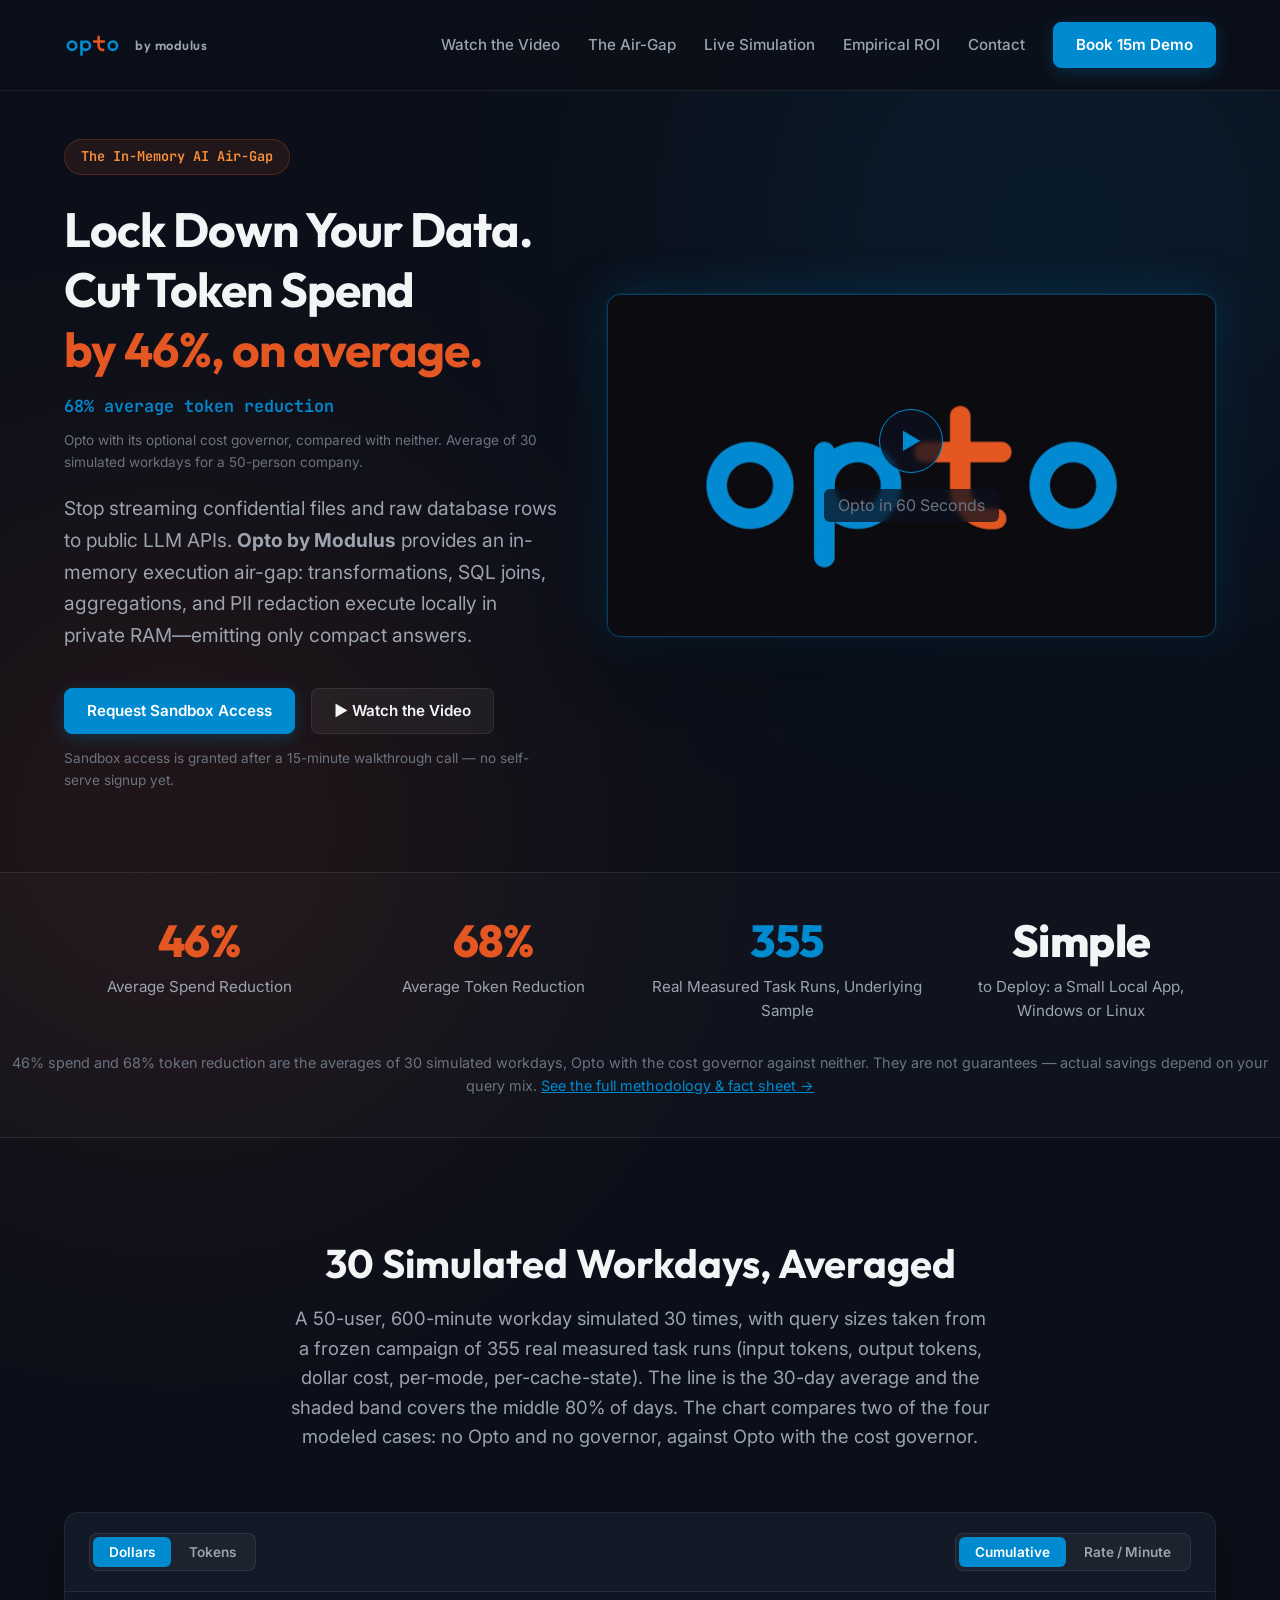
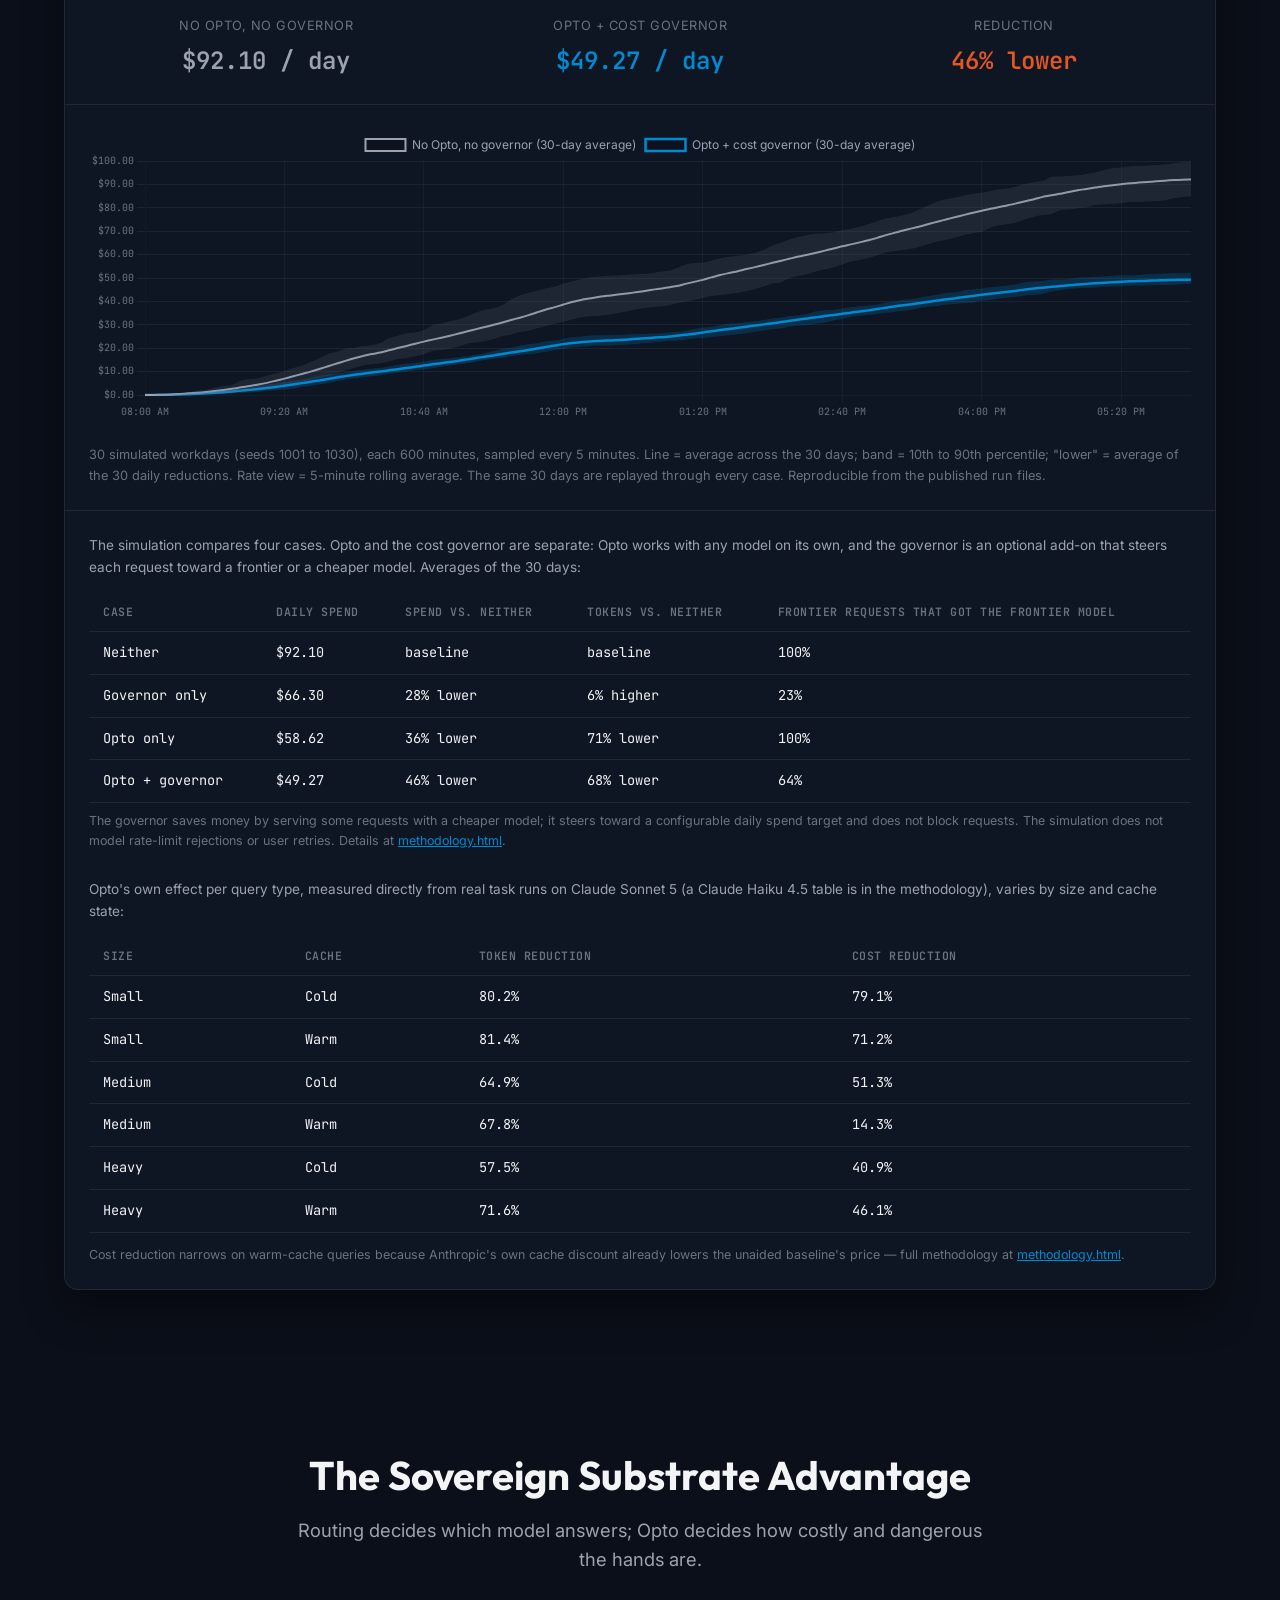
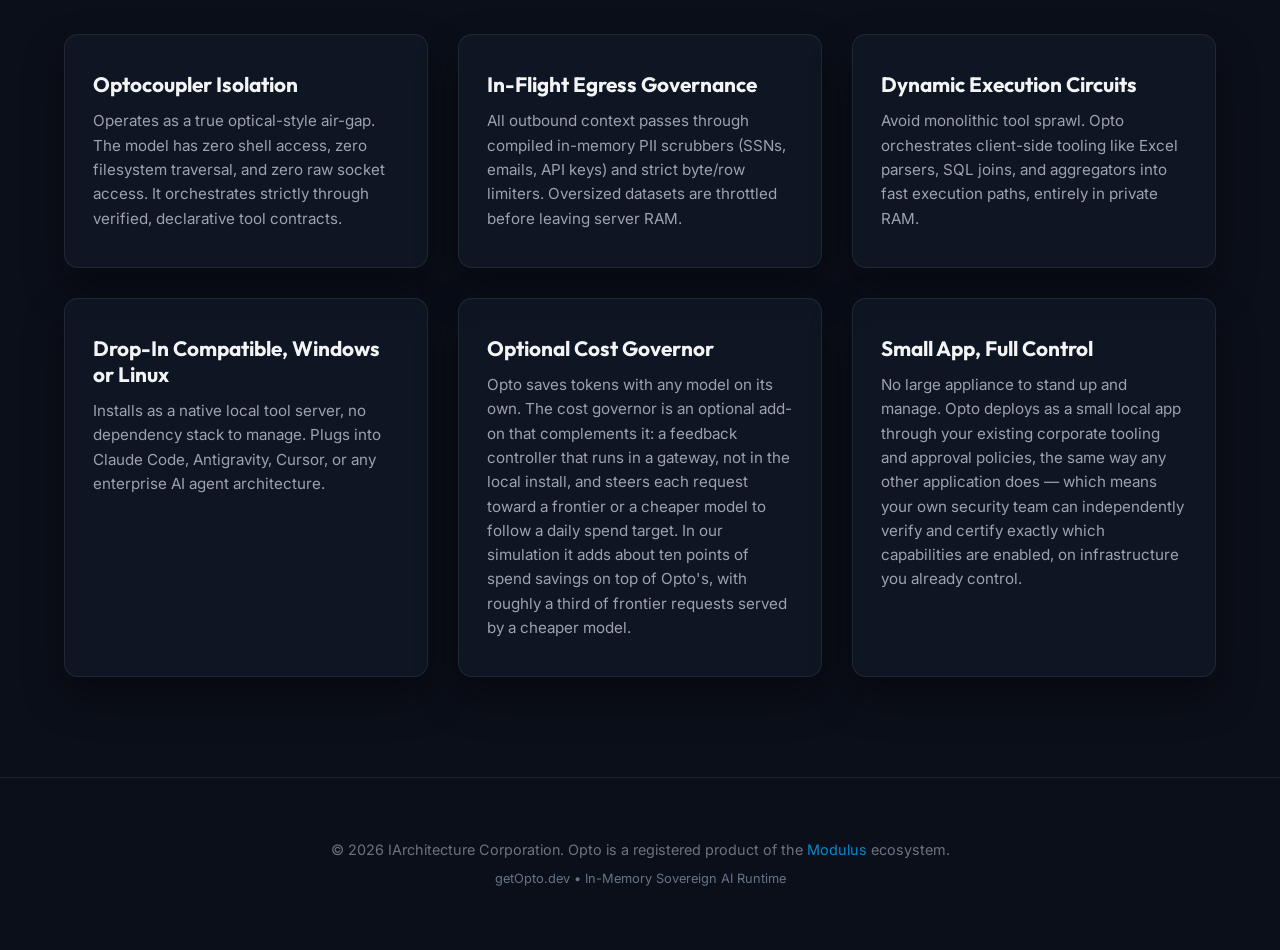
<file: index.html>
<!DOCTYPE html>
<html lang="en">
<head>
    <meta charset="UTF-8">
    <meta name="viewport" content="width=device-width, initial-scale=1.0">
    <title>Opto by Modulus — The Sovereign In-Memory Execution Air-Gap</title>
    <meta name="description" content="Opto provides an optical-style air-gap between enterprise data and AI models. Lock down your sensitive databases, eliminate data exfiltration, and cut token spend by 46% on average.">
    <link rel="preconnect" href="https://fonts.googleapis.com">
    <link rel="preconnect" href="https://fonts.gstatic.com" crossorigin>
    <link href="https://fonts.googleapis.com/css2?family=Inter:wght@300;400;500;600;700&family=Outfit:wght@400;500;600;700;800&family=JetBrains+Mono:wght@400;500;600&display=swap" rel="stylesheet">
    <link rel="stylesheet" href="style.css">
    <link rel="icon" type="image/svg+xml" href="opto-icon.svg">
</head>
<body>
    <!-- Background glow elements -->
    <div class="glow-orb orb-1"></div>
    <div class="glow-orb orb-2"></div>

    <header class="header">
        <div class="container header-container">
            <a href="#" class="logo-lockup">
                <img src="opto-logo.svg" alt="Opto" style="height: 26px; width: auto; display: block;">
                <span style="font-family: 'Outfit', sans-serif; font-size: 13px; font-weight: 600; color: #9CA3AF; letter-spacing: 0.5px; margin-left: 2px;">by modulus</span>
            </a>
            <nav class="nav">
                <a href="#video" class="nav-link" onclick="playOptoVideo()">Watch the Video</a>
                <a href="#airgap" class="nav-link">The Air-Gap</a>
                <a href="#live-sim" class="nav-link">Live Simulation</a>
                <a href="#roi" class="nav-link">Empirical ROI</a>
                <a href="mailto:info@getopto.dev" class="nav-link">Contact</a>
                <a href="mailto:demo@getopto.dev?subject=Request%20for%2015-Minute%20Opto%20Demo" class="btn btn-primary">Book 15m Demo</a>
            </nav>
        </div>
    </header>

    <main>
        <!-- Hero Section -->
        <section class="hero">
            <div class="container hero-container">
                <div class="hero-content">
                    <div class="badge">The In-Memory AI Air-Gap</div>
                    <h1 class="hero-title">Lock Down Your Data.<br>Cut Token Spend <br><span class="text-orange">by 46%, on average.</span></h1>
                    <p class="hero-kicker">68% average token reduction</p>
                    <p class="hero-note">Opto with its optional cost governor, compared with neither. Average of 30 simulated workdays for a 50-person company.</p>
                    <p class="hero-subtitle">
                        Stop streaming confidential files and raw database rows to public LLM APIs. <strong>Opto by Modulus</strong> provides an in-memory execution air-gap: transformations, SQL joins, aggregations, and PII redaction execute locally in private RAM—emitting only compact answers.
                    </p>
                    <div class="hero-actions">
                        <a href="mailto:sandbox@getopto.dev?subject=Request%20Sandbox%20Access%20(15-Minute%20Call)" class="btn btn-primary">Request Sandbox Access</a>
                        <a href="#video" class="btn btn-secondary" onclick="playOptoVideo()">▶ Watch the Video</a>
                    </div>
                    <p style="margin-top: 14px; font-size: 0.85rem; color: var(--text-muted);">Sandbox access is granted after a 15-minute walkthrough call — no self-serve signup yet.</p>
                </div>
                
                <div class="hero-visual" id="video">
                    <div class="glass-card video-card hero-video">
                        <div class="video-placeholder" id="videoPlaceholder" onclick="playOptoVideo()" style="cursor: pointer; background-image: url('video-thumb.jpg'); background-size: cover; background-position: center;">
                            <div class="video-play-btn" style="background: rgba(13, 18, 31, 0.75); backdrop-filter: blur(2px);">▶</div>
                            <p style="background: rgba(13, 18, 31, 0.75); padding: 4px 14px; border-radius: 6px; backdrop-filter: blur(2px);">Opto in 60 Seconds</p>
                        </div>
                    </div>
                </div>
            </div>
        </section>

        <!-- Stats Section -->
        <section id="roi" class="stats-section">
            <div class="container">
                <div class="stats-grid">
                    <div class="stat-item">
                        <h3 class="text-orange">46%</h3>
                        <p>Average Spend Reduction</p>
                    </div>
                    <div class="stat-item">
                        <h3 class="text-orange">68%</h3>
                        <p>Average Token Reduction</p>
                    </div>
                    <div class="stat-item">
                        <h3 class="text-blue">355</h3>
                        <p>Real Measured Task Runs, Underlying Sample</p>
                    </div>
                    <div class="stat-item">
                        <h3 style="color: var(--text-primary);">Simple</h3>
                        <p>to Deploy: a Small Local App, Windows or Linux</p>
                    </div>
                </div>
                </div>
                <p style="text-align: center; margin-top: 28px; font-size: 0.9rem; color: var(--text-muted);">
                    46% spend and 68% token reduction are the averages of 30 simulated workdays, Opto with the cost governor against neither. They are not guarantees — actual savings depend on your query mix. <a href="methodology.html" style="color: var(--brand-blue);">See the full methodology &amp; fact sheet →</a>
                </p>
            </div>
        </section>

        <!-- Live Simulation Section -->
        <section id="live-sim" class="live-sim-section">
            <div class="container">
                <div class="section-header">
                    <h2 class="section-title">30 Simulated Workdays, Averaged</h2>
                    <p class="section-subtitle">A 50-user, 600-minute workday simulated 30 times, with query sizes taken from a frozen campaign of 355 real measured task runs (input tokens, output tokens, dollar cost, per-mode, per-cache-state). The line is the 30-day average and the shaded band covers the middle 80% of days. The chart compares two of the four modeled cases: no Opto and no governor, against Opto with the cost governor.</p>
                </div>

                <div class="glass-card sim-card">
                    <div class="sim-card-header">
                        <div class="sim-toggle-group" role="group" aria-label="Metric">
                            <button type="button" class="sim-toggle active" data-metric="cost">Dollars</button>
                            <button type="button" class="sim-toggle" data-metric="tokens">Tokens</button>
                        </div>
                        <div class="sim-toggle-group" role="group" aria-label="View">
                            <button type="button" class="sim-toggle active" data-view="cumulative">Cumulative</button>
                            <button type="button" class="sim-toggle" data-view="rate">Rate / Minute</button>
                        </div>
                    </div>

                    <div class="sim-summary">
                        <div class="sim-summary-item">
                            <span class="sim-summary-label">No Opto, no governor</span>
                            <span class="sim-summary-value" id="simFrontierVal" style="color: var(--text-secondary);">—</span>
                        </div>
                        <div class="sim-summary-item">
                            <span class="sim-summary-label">Opto + cost governor</span>
                            <span class="sim-summary-value" id="simOptoVal" style="color: var(--brand-blue);">—</span>
                        </div>
                        <div class="sim-summary-item">
                            <span class="sim-summary-label">Reduction</span>
                            <span class="sim-summary-value" id="simDeltaVal" style="color: var(--brand-orange);">—</span>
                        </div>
                    </div>

                    <div class="sim-chart-wrap">
                        <canvas id="simChart" height="110"></canvas>
                    </div>
                    <p class="sim-footnote">30 simulated workdays (seeds 1001 to 1030), each 600 minutes, sampled every 5 minutes. Line = average across the 30 days; band = 10th to 90th percentile; "lower" = average of the 30 daily reductions. Rate view = 5-minute rolling average. The same 30 days are replayed through every case. Reproducible from the published run files.</p>

                    <div class="reduction-table-wrap" style="border-top: 1px solid var(--border-color);">
                        <p style="font-size: 0.85rem; color: var(--text-secondary); margin-bottom: 14px;">The simulation compares four cases. Opto and the cost governor are separate: Opto works with any model on its own, and the governor is an optional add-on that steers each request toward a frontier or a cheaper model. Averages of the 30 days:</p>
                        <div class="table-scroll"><table class="reduction-table" style="margin-bottom: 8px;">
                            <tr><th>Case</th><th>Daily spend</th><th>Spend vs. neither</th><th>Tokens vs. neither</th><th>Frontier requests that got the frontier model</th></tr>
                            <tr><td>Neither</td><td>$92.10</td><td>baseline</td><td>baseline</td><td>100%</td></tr>
                            <tr><td>Governor only</td><td>$66.30</td><td>28% lower</td><td>6% higher</td><td>23%</td></tr>
                            <tr><td>Opto only</td><td>$58.62</td><td>36% lower</td><td>71% lower</td><td>100%</td></tr>
                            <tr><td>Opto + governor</td><td>$49.27</td><td>46% lower</td><td>68% lower</td><td>64%</td></tr>
                        </table></div>
                        <p style="font-size: 0.78rem; color: var(--text-muted); margin-bottom: 28px;">The governor saves money by serving some requests with a cheaper model; it steers toward a configurable daily spend target and does not block requests. The simulation does not model rate-limit rejections or user retries. Details at <a href="methodology.html" style="color: var(--brand-blue);">methodology.html</a>.</p>
                        <p style="font-size: 0.85rem; color: var(--text-secondary); margin-bottom: 14px;">Opto's own effect per query type, measured directly from real task runs on Claude Sonnet 5 (a Claude Haiku 4.5 table is in the methodology), varies by size and cache state:</p>
                        <table class="reduction-table">
                            <tr><th>Size</th><th>Cache</th><th>Token Reduction</th><th>Cost Reduction</th></tr>
                            <tr><td>Small</td><td>Cold</td><td>80.2%</td><td>79.1%</td></tr>
                            <tr><td>Small</td><td>Warm</td><td>81.4%</td><td>71.2%</td></tr>
                            <tr><td>Medium</td><td>Cold</td><td>64.9%</td><td>51.3%</td></tr>
                            <tr><td>Medium</td><td>Warm</td><td>67.8%</td><td>14.3%</td></tr>
                            <tr><td>Heavy</td><td>Cold</td><td>57.5%</td><td>40.9%</td></tr>
                            <tr><td>Heavy</td><td>Warm</td><td>71.6%</td><td>46.1%</td></tr>
                        </table>
                        <p style="font-size: 0.78rem; color: var(--text-muted); margin-top: 12px;">Cost reduction narrows on warm-cache queries because Anthropic's own cache discount already lowers the unaided baseline's price — full methodology at <a href="methodology.html" style="color: var(--brand-blue);">methodology.html</a>.</p>
                    </div>
                </div>
            </div>
        </section>

        <!-- Features / Architecture Section -->
        <section id="airgap" class="features-section">
            <div class="container">
                <div class="section-header">
                    <h2 class="section-title">The Sovereign Substrate Advantage</h2>
                    <p class="section-subtitle">Routing decides which model answers; Opto decides how costly and dangerous the hands are.</p>
                </div>
                
                <div class="features-grid">
                    <div class="glass-card feature-card">
                        <h3 class="feature-title">Optocoupler Isolation</h3>
                        <p class="feature-desc">
                            Operates as a true optical-style air-gap. The model has zero shell access, zero filesystem traversal, and zero raw socket access. It orchestrates strictly through verified, declarative tool contracts.
                        </p>
                    </div>

                    <div class="glass-card feature-card">
                        <h3 class="feature-title">In-Flight Egress Governance</h3>
                        <p class="feature-desc">
                            All outbound context passes through compiled in-memory PII scrubbers (SSNs, emails, API keys) and strict byte/row limiters. Oversized datasets are throttled before leaving server RAM.
                        </p>
                    </div>

                    <div class="glass-card feature-card">
                        <h3 class="feature-title">Dynamic Execution Circuits</h3>
                        <p class="feature-desc">
                            Avoid monolithic tool sprawl. Opto orchestrates client-side tooling like Excel parsers, SQL joins, and aggregators into fast execution paths, entirely in private RAM.
                        </p>
                    </div>

                    <div class="glass-card feature-card">
                        <h3 class="feature-title">Drop-In Compatible, Windows or Linux</h3>
                        <p class="feature-desc">
                            Installs as a native local tool server, no dependency stack to manage. Plugs into Claude Code, Antigravity, Cursor, or any enterprise AI agent architecture.
                        </p>
                    </div>

                    <div class="glass-card feature-card">
                        <h3 class="feature-title">Optional Cost Governor</h3>
                        <p class="feature-desc">
                            Opto saves tokens with any model on its own. The cost governor is an optional add-on that complements it: a feedback controller that runs in a gateway, not in the local install, and steers each request toward a frontier or a cheaper model to follow a daily spend target. In our simulation it adds about ten points of spend savings on top of Opto's, with roughly a third of frontier requests served by a cheaper model.
                        </p>
                    </div>

                    <div class="glass-card feature-card">
                        <h3 class="feature-title">Small App, Full Control</h3>
                        <p class="feature-desc">
                            No large appliance to stand up and manage. Opto deploys as a small local app through your existing corporate tooling and approval policies, the same way any other application does — which means your own security team can independently verify and certify exactly which capabilities are enabled, on infrastructure you already control.
                        </p>
                    </div>
                </div>
            </div>
        </section>
    </main>

    <footer>
        <div class="container">
            <p>© 2026 IArchitecture Corporation. Opto is a registered product of the <a href="https://getmodulus.dev" target="_blank">Modulus</a> ecosystem.</p>
            <p style="margin-top: 8px; font-size: 0.8rem; color: #64748b;">getOpto.dev • In-Memory Sovereign AI Runtime</p>
        </div>
    </footer>

    <script src="chart.umd.min.js"></script>
    <script src="sim-chart.js"></script>
    <script>
        function playOptoVideo() {
            const el = document.getElementById('videoPlaceholder');
            if (!el) return;
            // Expand to a wide, single-column layout while the video plays
            const hero = document.querySelector('.hero-container');
            if (hero) hero.classList.add('video-expanded');
            el.outerHTML = '<iframe src="https://player.vimeo.com/video/1231580634?badge=0&amp;autopause=0&amp;player_id=0&amp;app_id=58479&amp;autoplay=1&amp;byline=0&amp;portrait=0" ' +
                'frameborder="0" allow="autoplay; fullscreen; picture-in-picture; clipboard-write; encrypted-media; web-share" ' +
                'referrerpolicy="strict-origin-when-cross-origin" style="width:100%;height:100%;aspect-ratio:16/9;display:block;" ' +
                'title="Opto in 60 seconds"></iframe>';
            const target = document.getElementById('video');
            if (target) setTimeout(function () { target.scrollIntoView({ behavior: 'smooth', block: 'center' }); }, 60);
        }
    </script>
</body>
</html>
</file>
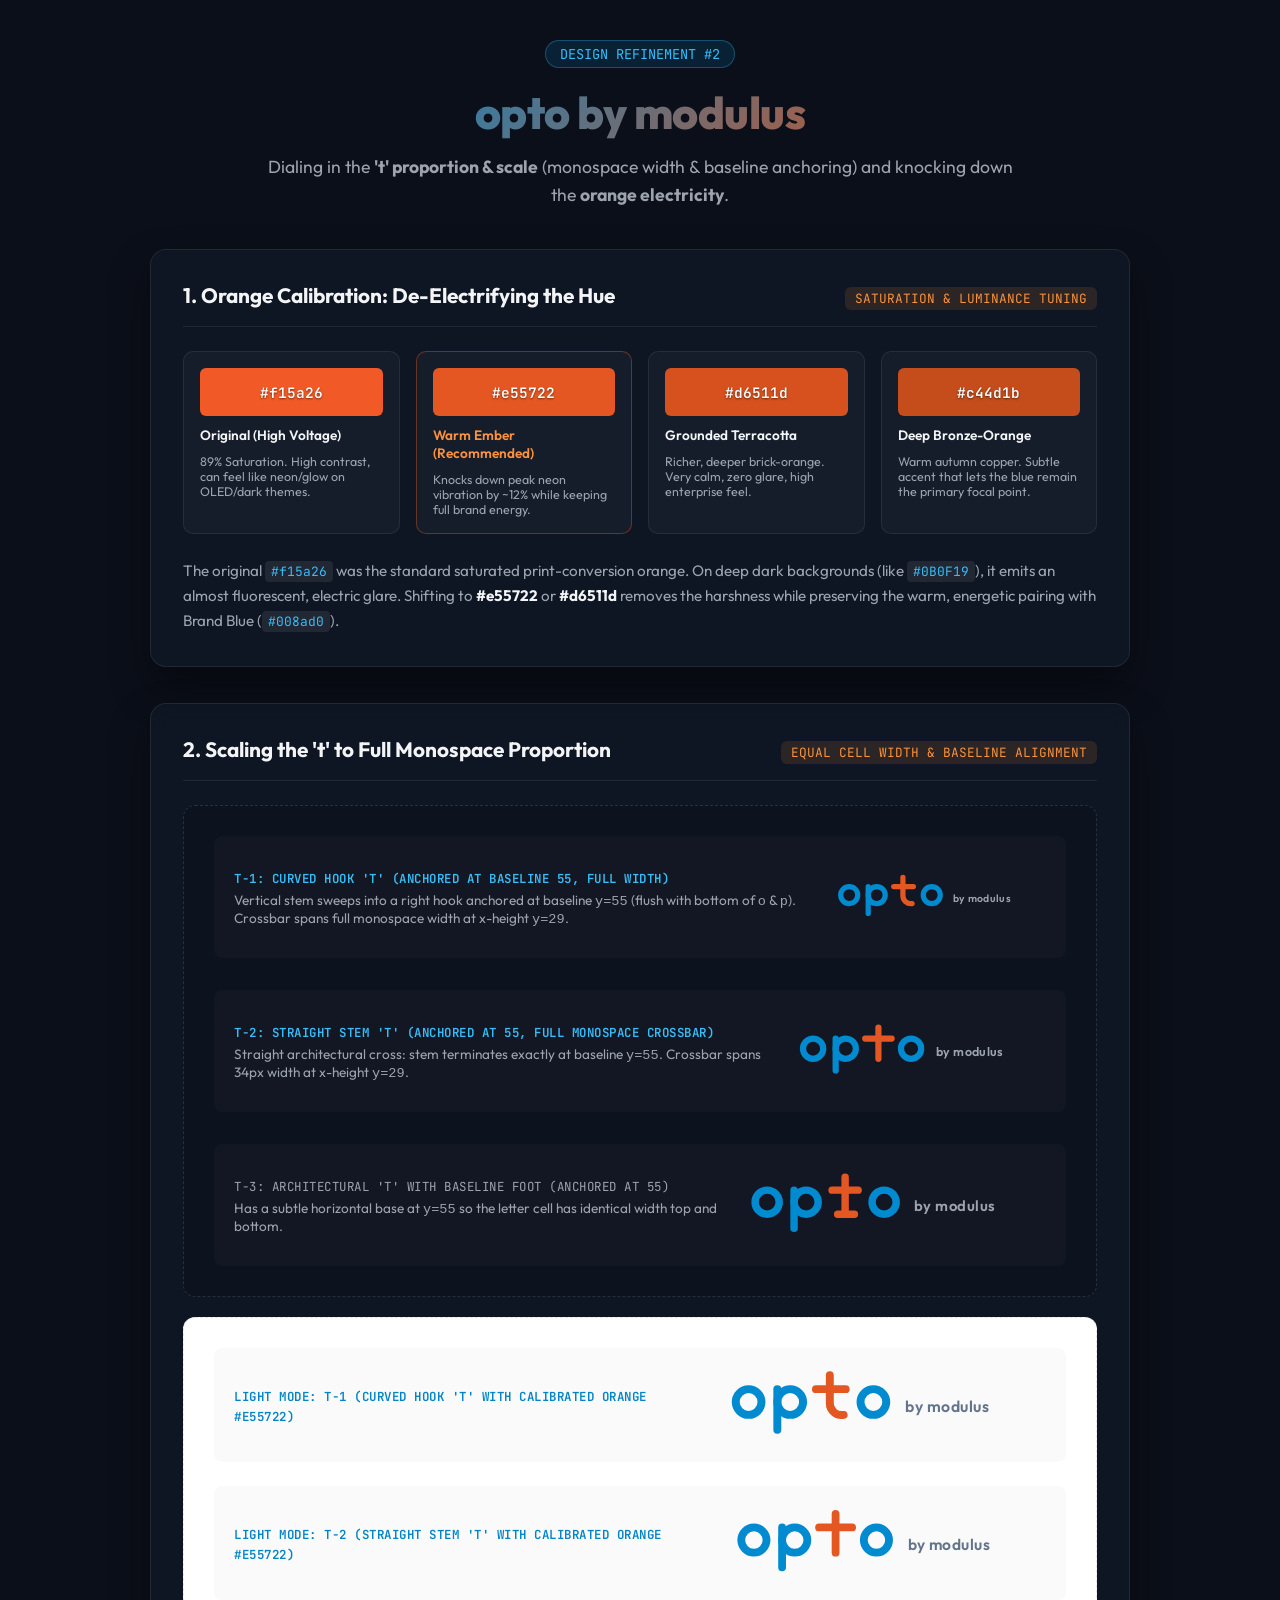
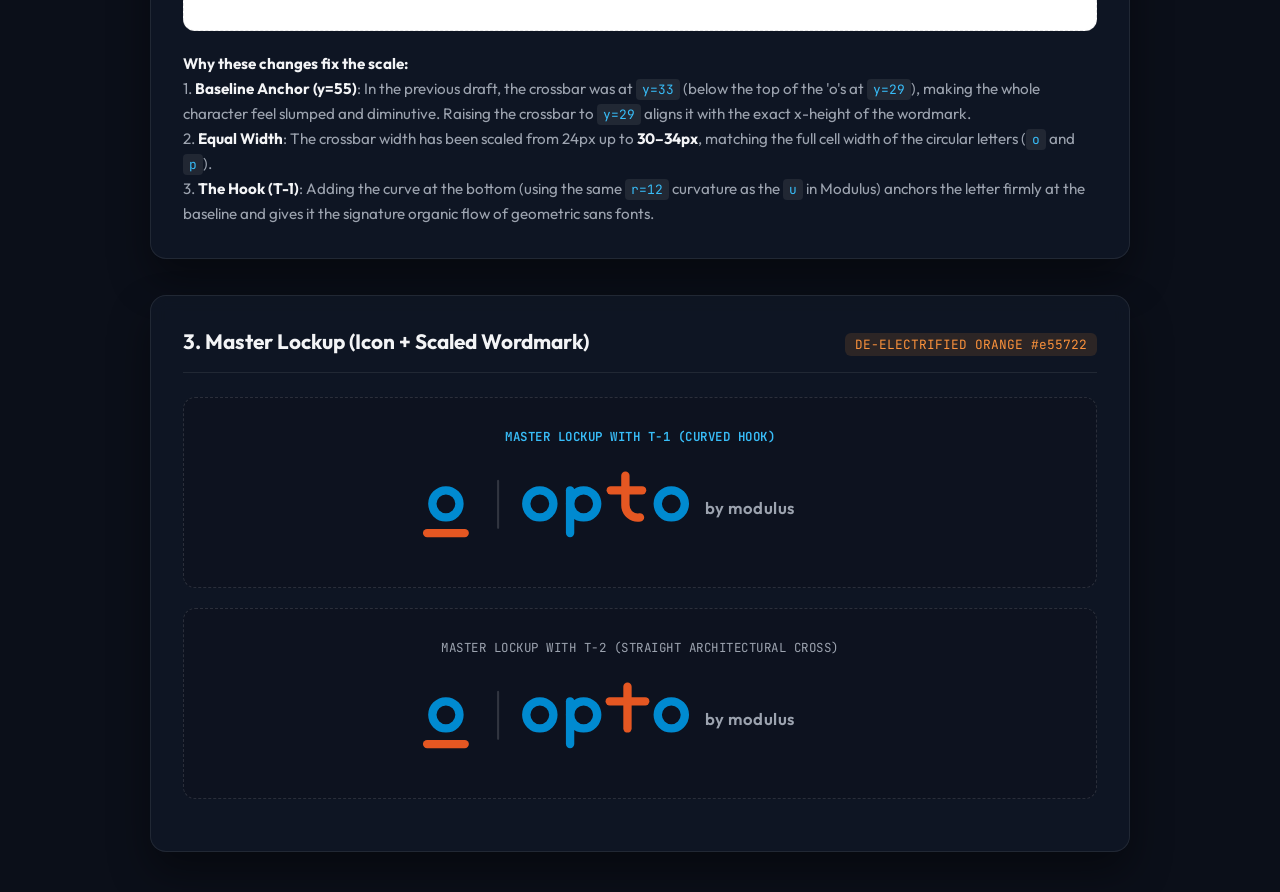
<file: logo_variants.html>
<!DOCTYPE html>
<html lang="en">
<head>
    <meta charset="UTF-8">
    <meta name="viewport" content="width=device-width, initial-scale=1.0">
    <title>Opto by Modulus — Icon & Logo Exploration</title>
    <link rel="preconnect" href="https://fonts.googleapis.com">
    <link rel="preconnect" href="https://fonts.gstatic.com" crossorigin>
    <link href="https://fonts.googleapis.com/css2?family=Outfit:wght@400;600;700;800&family=JetBrains+Mono:wght@400;600&display=swap" rel="stylesheet">
    <style>
        :root {
            --brand-blue: #008ad0;
            --brand-orange-orig: #f15a26;
            --brand-orange-warm: #e55722;
            --brand-orange-ember: #d6511d;
            --brand-orange-terracotta: #c44d1b;
            --bg-dark: #0B0F19;
            --card-dark: rgba(17, 24, 39, 0.75);
            --border-dark: rgba(255, 255, 255, 0.08);
            --text-main: #F3F4F6;
            --text-muted: #9CA3AF;
        }

        body {
            font-family: 'Outfit', sans-serif;
            background-color: var(--bg-dark);
            color: var(--text-main);
            margin: 0;
            padding: 40px 20px;
            display: flex;
            flex-direction: column;
            align-items: center;
        }

        header {
            text-align: center;
            max-width: 760px;
            margin-bottom: 40px;
        }

        h1 {
            font-size: 2.8rem;
            margin: 0 0 12px 0;
            background: linear-gradient(135deg, var(--brand-blue) 0%, var(--brand-orange-ember) 100%);
            -webkit-background-clip: text;
            -webkit-text-fill-color: transparent;
            font-weight: 800;
            letter-spacing: -0.5px;
        }

        p.subtitle {
            color: var(--text-muted);
            font-size: 1.1rem;
            line-height: 1.6;
            margin: 0;
        }

        .badge {
            display: inline-block;
            background: rgba(0, 138, 208, 0.15);
            color: #38bdf8;
            border: 1px solid rgba(56, 189, 248, 0.3);
            border-radius: 9999px;
            padding: 4px 14px;
            font-size: 0.85rem;
            font-family: 'JetBrains Mono', monospace;
            margin-bottom: 16px;
        }

        .container {
            width: 100%;
            max-width: 980px;
            display: flex;
            flex-direction: column;
            gap: 36px;
        }

        .card {
            background: var(--card-dark);
            border: 1px solid var(--border-dark);
            border-radius: 16px;
            padding: 32px;
            box-shadow: 0 20px 40px rgba(0, 0, 0, 0.4);
            backdrop-filter: blur(8px);
        }

        .card-header {
            display: flex;
            justify-content: space-between;
            align-items: baseline;
            margin-bottom: 24px;
            border-bottom: 1px solid var(--border-dark);
            padding-bottom: 16px;
        }

        .card-title {
            font-size: 1.3rem;
            font-weight: 700;
            color: var(--text-main);
            margin: 0;
        }

        .card-tag {
            font-family: 'JetBrains Mono', monospace;
            font-size: 0.8rem;
            color: #fb923c;
            background: rgba(251, 146, 60, 0.12);
            padding: 3px 10px;
            border-radius: 6px;
        }

        .showcase-row {
            display: flex;
            justify-content: center;
            align-items: center;
            gap: 36px;
            padding: 30px;
            background: #0d121f;
            border: 1px dashed rgba(255, 255, 255, 0.12);
            border-radius: 12px;
            margin-bottom: 20px;
            flex-wrap: wrap;
        }

        .item-box {
            display: flex;
            flex-direction: column;
            align-items: center;
            gap: 12px;
        }

        .item-label {
            font-family: 'JetBrains Mono', monospace;
            font-size: 0.78rem;
            color: var(--text-muted);
            letter-spacing: 0.5px;
            text-transform: uppercase;
            text-align: center;
        }

        .item-label.chosen {
            color: #38bdf8;
            font-weight: 600;
        }

        .divider-v {
            width: 1px;
            height: 90px;
            background: rgba(255, 255, 255, 0.1);
        }

        .desc-text {
            color: var(--text-muted);
            font-size: 0.95rem;
            line-height: 1.65;
            margin: 0;
        }

        .desc-text strong {
            color: var(--text-main);
        }

        .desc-text code {
            font-family: 'JetBrains Mono', monospace;
            background: rgba(255, 255, 255, 0.08);
            padding: 2px 6px;
            border-radius: 4px;
            font-size: 0.85em;
            color: #38bdf8;
        }

        /* Swatch Bar */
        .swatch-grid {
            display: grid;
            grid-template-columns: repeat(auto-fit, minmax(200px, 1fr));
            gap: 16px;
            width: 100%;
            margin-bottom: 24px;
        }
        .swatch-card {
            background: rgba(255, 255, 255, 0.03);
            border: 1px solid var(--border-dark);
            border-radius: 10px;
            padding: 16px;
            display: flex;
            flex-direction: column;
            gap: 10px;
        }
        .swatch-color {
            height: 48px;
            border-radius: 6px;
            display: flex;
            align-items: center;
            justify-content: center;
            font-family: 'JetBrains Mono', monospace;
            font-weight: 600;
            font-size: 0.9rem;
            color: #fff;
            text-shadow: 0 1px 2px rgba(0,0,0,0.5);
        }

        /* Light Preview Container */
        .light-bg {
            background: #ffffff !important;
            border-color: rgba(0, 0, 0, 0.1) !important;
        }
        .light-bg .item-label {
            color: #64748b !important;
        }
        .light-bg .item-label.chosen {
            color: #0284c7 !important;
        }
        .light-bg .divider-v {
            background: rgba(0, 0, 0, 0.1) !important;
        }
        .light-bg text.sub-brand {
            fill: #64748b !important;
        }
    </style>
</head>
<body>

    <header>
        <span class="badge">DESIGN REFINEMENT #2</span>
        <h1>opto by modulus</h1>
        <p class="subtitle">
            Dialing in the <strong>'t' proportion & scale</strong> (monospace width & baseline anchoring) and knocking down the <strong>orange electricity</strong>.
        </p>
    </header>

    <div class="container">

        <!-- SECTION 1: KNOCKING DOWN THE ORANGE ELECTRICITY -->
        <div class="card">
            <div class="card-header">
                <h2 class="card-title">1. Orange Calibration: De-Electrifying the Hue</h2>
                <span class="card-tag">SATURATION & LUMINANCE TUNING</span>
            </div>

            <div class="swatch-grid">
                <div class="swatch-card">
                    <div class="swatch-color" style="background: #f15a26;">#f15a26</div>
                    <div style="font-size: 0.85rem; font-weight: 600;">Original (High Voltage)</div>
                    <div style="font-size: 0.78rem; color: #9CA3AF;">89% Saturation. High contrast, can feel like neon/glow on OLED/dark themes.</div>
                </div>

                <div class="swatch-card" style="border-color: rgba(229, 87, 34, 0.4);">
                    <div class="swatch-color" style="background: #e55722;">#e55722</div>
                    <div style="font-size: 0.85rem; font-weight: 600; color: #fb923c;">Warm Ember (Recommended)</div>
                    <div style="font-size: 0.78rem; color: #9CA3AF;">Knocks down peak neon vibration by ~12% while keeping full brand energy.</div>
                </div>

                <div class="swatch-card">
                    <div class="swatch-color" style="background: #d6511d;">#d6511d</div>
                    <div style="font-size: 0.85rem; font-weight: 600;">Grounded Terracotta</div>
                    <div style="font-size: 0.78rem; color: #9CA3AF;">Richer, deeper brick-orange. Very calm, zero glare, high enterprise feel.</div>
                </div>

                <div class="swatch-card">
                    <div class="swatch-color" style="background: #c44d1b;">#c44d1b</div>
                    <div style="font-size: 0.85rem; font-weight: 600;">Deep Bronze-Orange</div>
                    <div style="font-size: 0.78rem; color: #9CA3AF;">Warm autumn copper. Subtle accent that lets the blue remain the primary focal point.</div>
                </div>
            </div>

            <p class="desc-text">
                The original <code>#f15a26</code> was the standard saturated print-conversion orange. On deep dark backgrounds (like <code>#0B0F19</code>), it emits an almost fluorescent, electric glare. Shifting to <strong>#e55722</strong> or <strong>#d6511d</strong> removes the harshness while preserving the warm, energetic pairing with Brand Blue (<code>#008ad0</code>).
            </p>
        </div>

        <!-- SECTION 2: SCALED 'T' EXPLORATIONS -->
        <div class="card">
            <div class="card-header">
                <h2 class="card-title">2. Scaling the 't' to Full Monospace Proportion</h2>
                <span class="card-tag">EQUAL CELL WIDTH & BASELINE ALIGNMENT</span>
            </div>

            <div class="showcase-row" style="flex-direction: column; gap: 32px; align-items: stretch;">

                <!-- VARIANT 1: Curved Hook 't' (Matching 'u' and 'o' Arc) -->
                <div style="display: flex; justify-content: space-between; align-items: center; padding: 16px 20px; background: rgba(255,255,255,0.02); border-radius: 8px;">
                    <div>
                        <span class="item-label chosen">T-1: Curved Hook 't' (Anchored at Baseline 55, Full Width)</span>
                        <div style="font-size: 0.85rem; color: #9CA3AF; margin-top: 4px;">
                            Vertical stem sweeps into a right hook anchored at baseline <code>y=55</code> (flush with bottom of <code>o</code> & <code>p</code>). Crossbar spans full monospace width at x-height <code>y=29</code>.
                        </div>
                    </div>
                    <svg width="340" height="90" viewBox="0 0 340 90" xmlns="http://www.w3.org/2000/svg">
                        <g fill="none" stroke-width="8" stroke-linecap="round" stroke-linejoin="round">
                            <!-- Blue: o, p, o -->
                            <g stroke="#008ad0">
                                <circle cx="40" cy="42" r="13" />
                                <circle cx="82" cy="42" r="13" />
                                <path d="M 69 29 L 69 70" />
                                <circle cx="166" cy="42" r="13" />
                            </g>
                            <!-- Full Orange 't' with Curved Hook (Warm Ember #e55722) -->
                            <g stroke="#e55722">
                                <!-- Crossbar at x-height (y=29), spanning full 32px width -->
                                <path d="M 108 29 L 138 29" />
                                <!-- Stem from top (15) down to 43, curving to baseline 55 -->
                                <path d="M 122 15 L 122 43 A 12 12 0 0 0 136 55" />
                            </g>
                            <text class="sub-brand" x="198" y="52" fill="#9CA3AF" font-family="'Outfit', sans-serif" font-size="16" font-weight="600" letter-spacing="0.5">by modulus</text>
                        </g>
                    </svg>
                </div>

                <!-- VARIANT 2: Straight Stem 't' with Equal Monospace Crossbar -->
                <div style="display: flex; justify-content: space-between; align-items: center; padding: 16px 20px; background: rgba(255,255,255,0.02); border-radius: 8px;">
                    <div>
                        <span class="item-label chosen">T-2: Straight Stem 't' (Anchored at 55, Full Monospace Crossbar)</span>
                        <div style="font-size: 0.85rem; color: #9CA3AF; margin-top: 4px;">
                            Straight architectural cross: stem terminates exactly at baseline <code>y=55</code>. Crossbar spans 34px width at x-height <code>y=29</code>.
                        </div>
                    </div>
                    <svg width="340" height="90" viewBox="0 0 340 90" xmlns="http://www.w3.org/2000/svg">
                        <g fill="none" stroke-width="8" stroke-linecap="round" stroke-linejoin="round">
                            <g stroke="#008ad0">
                                <circle cx="40" cy="42" r="13" />
                                <circle cx="82" cy="42" r="13" />
                                <path d="M 69 29 L 69 70" />
                                <circle cx="166" cy="42" r="13" />
                            </g>
                            <g stroke="#e55722">
                                <!-- Crossbar at x-height (y=29), spanning full 34px width -->
                                <path d="M 107 29 L 141 29" />
                                <!-- Straight vertical stem anchored firmly at y=55 -->
                                <path d="M 124 15 L 124 55" />
                            </g>
                            <text class="sub-brand" x="198" y="52" fill="#9CA3AF" font-family="'Outfit', sans-serif" font-size="16" font-weight="600" letter-spacing="0.5">by modulus</text>
                        </g>
                    </svg>
                </div>

                <!-- VARIANT 3: Monospace 't' with Baseline Foot Serif -->
                <div style="display: flex; justify-content: space-between; align-items: center; padding: 16px 20px; background: rgba(255,255,255,0.02); border-radius: 8px;">
                    <div>
                        <span class="item-label">T-3: Architectural 't' with Baseline Foot (Anchored at 55)</span>
                        <div style="font-size: 0.85rem; color: #9CA3AF; margin-top: 4px;">
                            Has a subtle horizontal base at <code>y=55</code> so the letter cell has identical width top and bottom.
                        </div>
                    </div>
                    <svg width="340" height="90" viewBox="0 0 340 90" xmlns="http://www.w3.org/2000/svg">
                        <g fill="none" stroke-width="8" stroke-linecap="round" stroke-linejoin="round">
                            <g stroke="#008ad0">
                                <circle cx="40" cy="42" r="13" />
                                <circle cx="82" cy="42" r="13" />
                                <path d="M 69 29 L 69 70" />
                                <circle cx="166" cy="42" r="13" />
                            </g>
                            <g stroke="#e55722">
                                <path d="M 110 29 L 138 29" />
                                <path d="M 124 15 L 124 55" />
                                <!-- Foot at baseline 55 -->
                                <path d="M 116 55 L 134 55" />
                            </g>
                            <text class="sub-brand" x="198" y="52" fill="#9CA3AF" font-family="'Outfit', sans-serif" font-size="16" font-weight="600" letter-spacing="0.5">by modulus</text>
                        </g>
                    </svg>
                </div>

            </div>

            <!-- LIGHT THEME PREVIEW -->
            <div class="showcase-row light-bg" style="flex-direction: column; gap: 24px; align-items: stretch;">
                <div style="display: flex; justify-content: space-between; align-items: center; padding: 12px 20px; background: rgba(0,0,0,0.02); border-radius: 8px;">
                    <div>
                        <span class="item-label chosen">Light Mode: T-1 (Curved Hook 't' with Calibrated Orange #e55722)</span>
                    </div>
                    <svg width="340" height="90" viewBox="0 0 340 90" xmlns="http://www.w3.org/2000/svg">
                        <g fill="none" stroke-width="8" stroke-linecap="round" stroke-linejoin="round">
                            <g stroke="#008ad0">
                                <circle cx="40" cy="42" r="13" />
                                <circle cx="82" cy="42" r="13" />
                                <path d="M 69 29 L 69 70" />
                                <circle cx="166" cy="42" r="13" />
                            </g>
                            <g stroke="#e55722">
                                <path d="M 108 29 L 138 29" />
                                <path d="M 122 15 L 122 43 A 12 12 0 0 0 136 55" />
                            </g>
                            <text class="sub-brand" x="198" y="52" fill="#64748b" font-family="'Outfit', sans-serif" font-size="16" font-weight="600" letter-spacing="0.5">by modulus</text>
                        </g>
                    </svg>
                </div>

                <div style="display: flex; justify-content: space-between; align-items: center; padding: 12px 20px; background: rgba(0,0,0,0.02); border-radius: 8px;">
                    <div>
                        <span class="item-label chosen">Light Mode: T-2 (Straight Stem 't' with Calibrated Orange #e55722)</span>
                    </div>
                    <svg width="340" height="90" viewBox="0 0 340 90" xmlns="http://www.w3.org/2000/svg">
                        <g fill="none" stroke-width="8" stroke-linecap="round" stroke-linejoin="round">
                            <g stroke="#008ad0">
                                <circle cx="40" cy="42" r="13" />
                                <circle cx="82" cy="42" r="13" />
                                <path d="M 69 29 L 69 70" />
                                <circle cx="166" cy="42" r="13" />
                            </g>
                            <g stroke="#e55722">
                                <path d="M 107 29 L 141 29" />
                                <path d="M 124 15 L 124 55" />
                            </g>
                            <text class="sub-brand" x="198" y="52" fill="#64748b" font-family="'Outfit', sans-serif" font-size="16" font-weight="600" letter-spacing="0.5">by modulus</text>
                        </g>
                    </svg>
                </div>
            </div>

            <p class="desc-text">
                <strong>Why these changes fix the scale:</strong><br>
                1. <strong>Baseline Anchor (y=55)</strong>: In the previous draft, the crossbar was at <code>y=33</code> (below the top of the 'o's at <code>y=29</code>), making the whole character feel slumped and diminutive. Raising the crossbar to <code>y=29</code> aligns it with the exact x-height of the wordmark.<br>
                2. <strong>Equal Width</strong>: The crossbar width has been scaled from 24px up to <strong>30–34px</strong>, matching the full cell width of the circular letters (<code>o</code> and <code>p</code>).<br>
                3. <strong>The Hook (T-1)</strong>: Adding the curve at the bottom (using the same <code>r=12</code> curvature as the <code>u</code> in Modulus) anchors the letter firmly at the baseline and gives it the signature organic flow of geometric sans fonts.
            </p>
        </div>

        <!-- SECTION 3: THE COMPLETE LOCKUP -->
        <div class="card">
            <div class="card-header">
                <h2 class="card-title">3. Master Lockup (Icon + Scaled Wordmark)</h2>
                <span class="card-tag">DE-ELECTRIFIED ORANGE #e55722</span>
            </div>

            <div class="showcase-row">
                <div class="item-box">
                    <span class="item-label chosen">Master Lockup with T-1 (Curved Hook)</span>
                    <svg width="480" height="100" viewBox="0 0 460 90" xmlns="http://www.w3.org/2000/svg">
                        <g fill="none" stroke-width="8" stroke-linecap="round" stroke-linejoin="round">
                            <!-- Opto Icon (Wide Sibling Bar) in Calibrated Orange -->
                            <circle cx="44" cy="42" r="13" stroke="#008ad0" />
                            <path d="M 26 70 L 62 70" stroke="#e55722" />

                            <!-- Vertical divider between Icon and Wordmark -->
                            <path d="M 94 20 L 94 65" stroke="rgba(255,255,255,0.15)" stroke-width="2" />

                            <!-- Wordmark: opto (T-1 with Calibrated Orange) -->
                            <g stroke="#008ad0">
                                <circle cx="134" cy="42" r="13" />
                                <circle cx="176" cy="42" r="13" />
                                <path d="M 163 29 L 163 70" />
                                <circle cx="260" cy="42" r="13" />
                            </g>
                            <g stroke="#e55722">
                                <path d="M 202 29 L 232 29" />
                                <path d="M 216 15 L 216 43 A 12 12 0 0 0 230 55" />
                            </g>

                            <text x="292" y="52" fill="#9CA3AF" font-family="'Outfit', sans-serif" font-size="16" font-weight="600" letter-spacing="0.5">by modulus</text>
                        </g>
                    </svg>
                </div>
            </div>

            <div class="showcase-row">
                <div class="item-box">
                    <span class="item-label">Master Lockup with T-2 (Straight Architectural Cross)</span>
                    <svg width="480" height="100" viewBox="0 0 460 90" xmlns="http://www.w3.org/2000/svg">
                        <g fill="none" stroke-width="8" stroke-linecap="round" stroke-linejoin="round">
                            <circle cx="44" cy="42" r="13" stroke="#008ad0" />
                            <path d="M 26 70 L 62 70" stroke="#e55722" />

                            <path d="M 94 20 L 94 65" stroke="rgba(255,255,255,0.15)" stroke-width="2" />

                            <g stroke="#008ad0">
                                <circle cx="134" cy="42" r="13" />
                                <circle cx="176" cy="42" r="13" />
                                <path d="M 163 29 L 163 70" />
                                <circle cx="260" cy="42" r="13" />
                            </g>
                            <g stroke="#e55722">
                                <path d="M 201 29 L 235 29" />
                                <path d="M 218 15 L 218 55" />
                            </g>

                            <text x="292" y="52" fill="#9CA3AF" font-family="'Outfit', sans-serif" font-size="16" font-weight="600" letter-spacing="0.5">by modulus</text>
                        </g>
                    </svg>
                </div>
            </div>

        </div>

    </div>

</body>
</html>
</file>
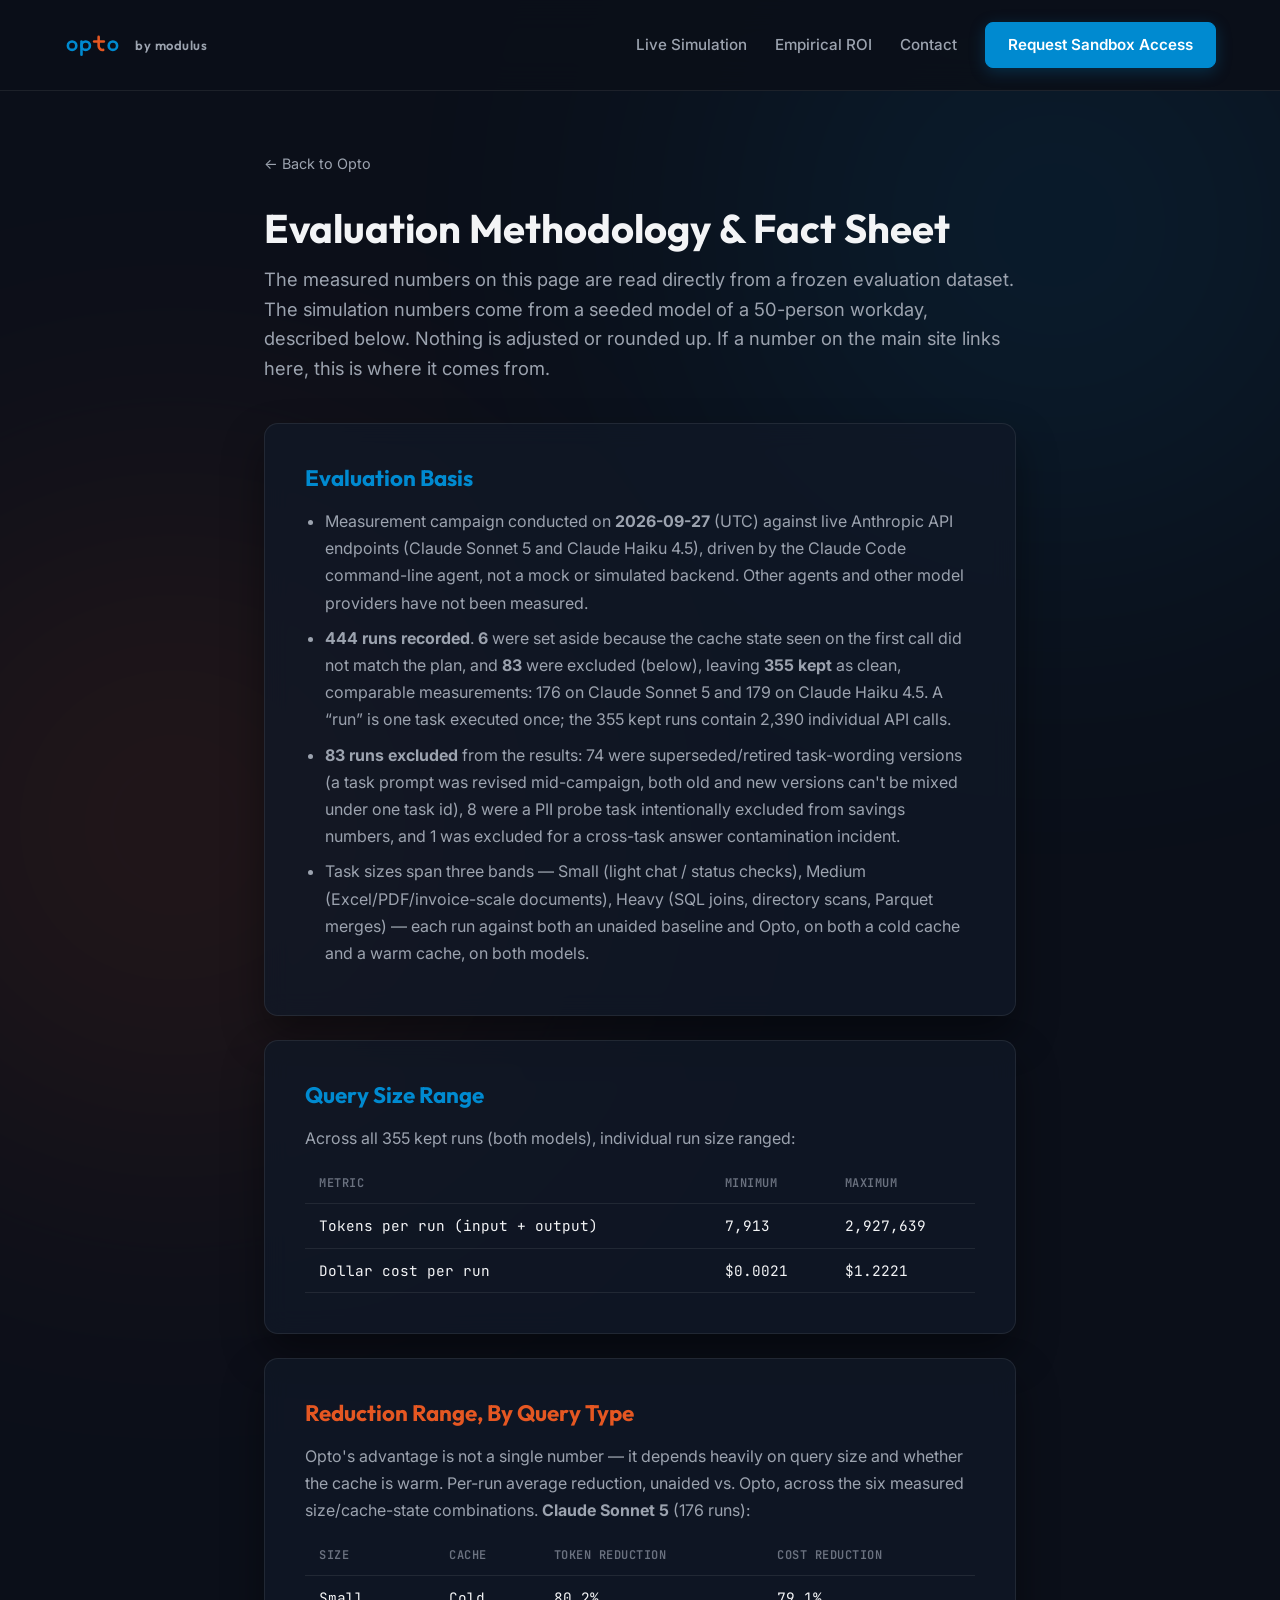
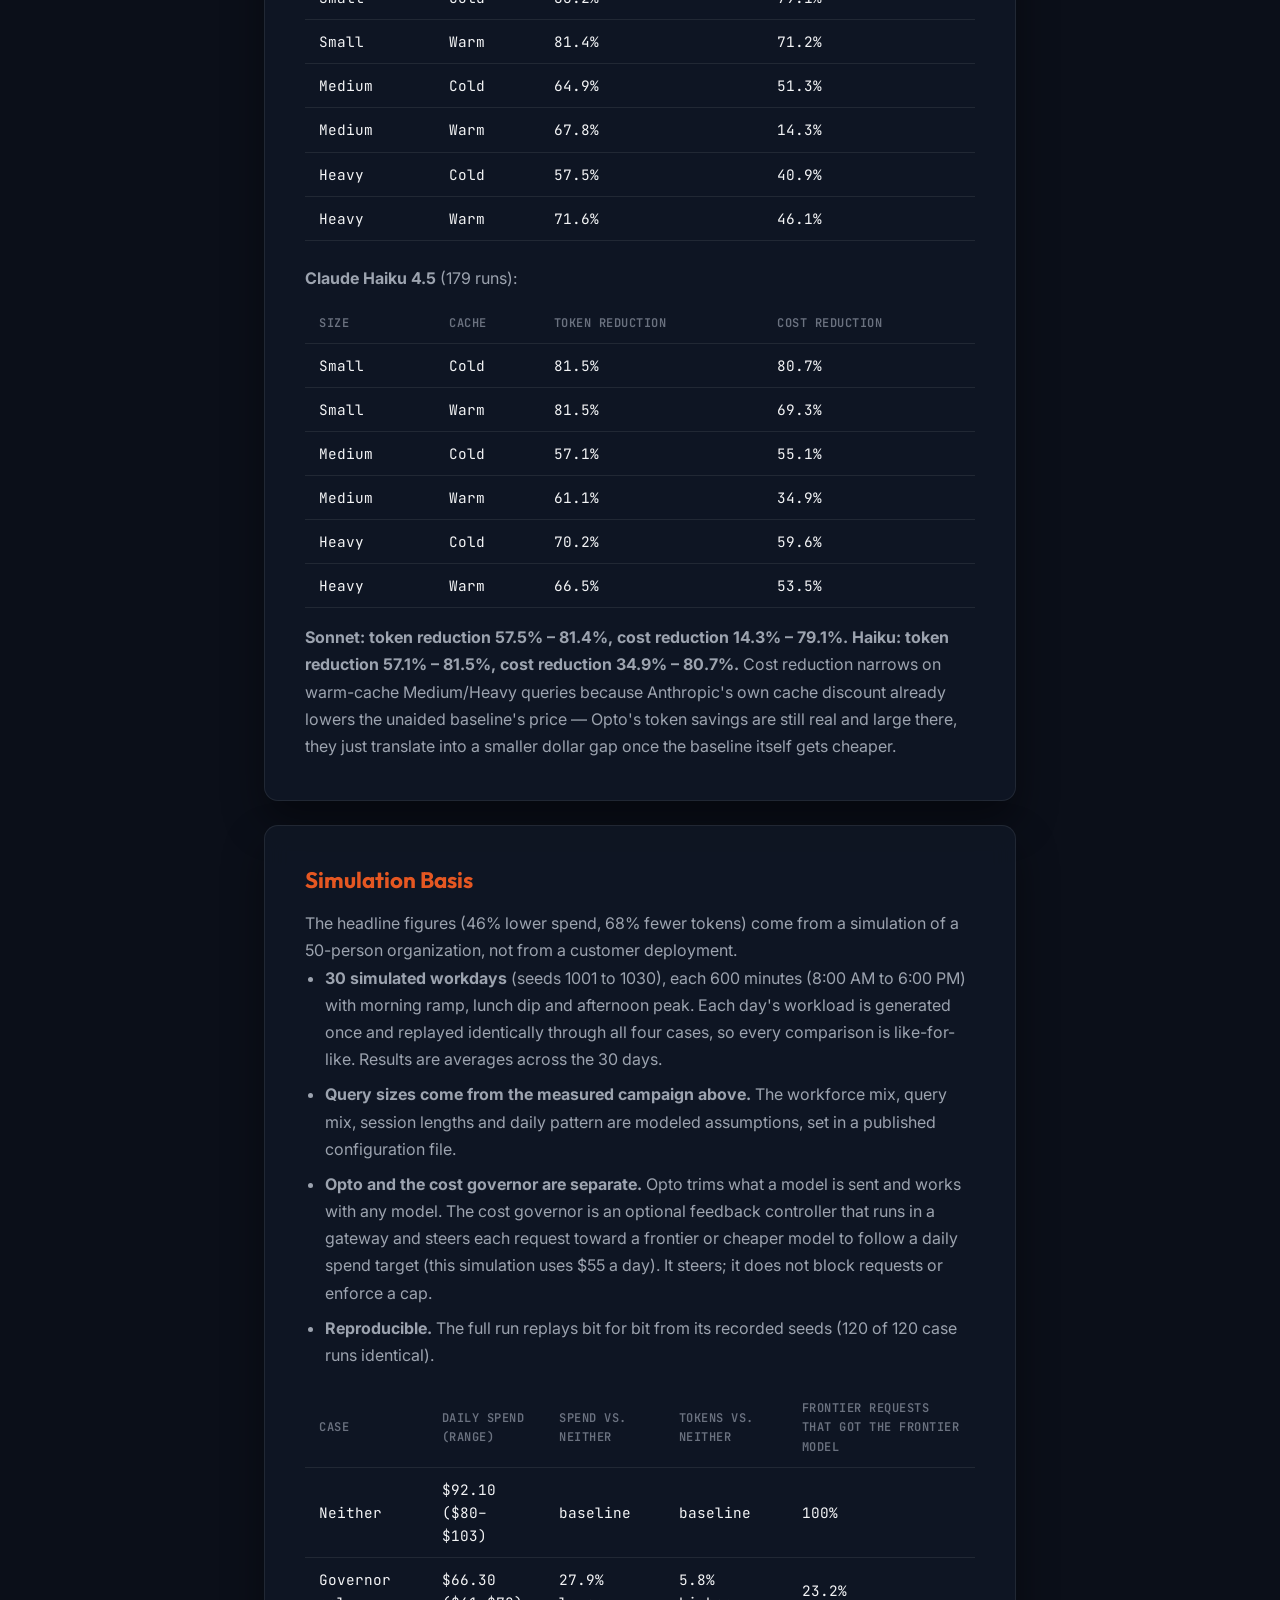
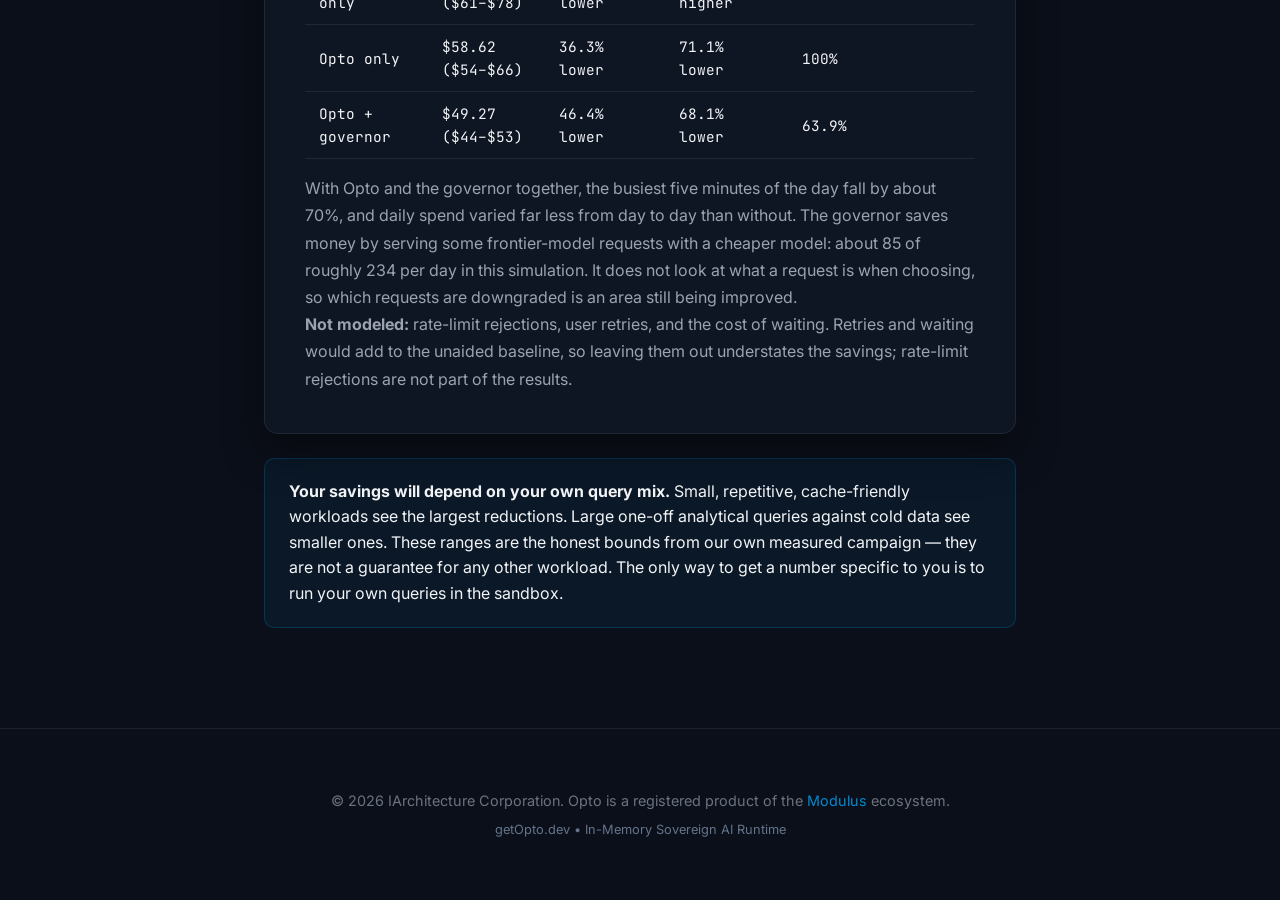
<file: methodology.html>
<!DOCTYPE html>
<html lang="en">
<head>
    <meta charset="UTF-8">
    <meta name="viewport" content="width=device-width, initial-scale=1.0">
    <title>Opto — Evaluation Methodology &amp; Fact Sheet</title>
    <meta name="description" content="How Opto's token and cost reduction numbers were measured: sample size, date range, query size range, and the real reduction range across query types.">
    <link rel="preconnect" href="https://fonts.googleapis.com">
    <link rel="preconnect" href="https://fonts.gstatic.com" crossorigin>
    <link href="https://fonts.googleapis.com/css2?family=Inter:wght@300;400;500;600;700&family=Outfit:wght@400;500;600;700;800&family=JetBrains+Mono:wght@400;500;600&display=swap" rel="stylesheet">
    <link rel="stylesheet" href="style.css">
    <link rel="icon" type="image/svg+xml" href="opto-icon.svg">
    <style>
        .fact-section { padding: 60px 0 100px 0; }
        .fact-card { padding: 40px; margin-bottom: 24px; }
        .fact-card h2 { font-size: 1.4rem; margin-bottom: 16px; }
        .fact-card p, .fact-card li { color: var(--text-secondary); font-size: 1rem; line-height: 1.7; }
        .fact-card ul { margin: 0 0 0 20px; }
        .fact-card li { margin-bottom: 8px; }
        .fact-table { width: 100%; border-collapse: collapse; margin-top: 12px; font-family: 'JetBrains Mono', monospace; font-size: 0.9rem; }
        .fact-table th, .fact-table td { text-align: left; padding: 10px 14px; border-bottom: 1px solid var(--border-color); }
        .fact-table th { color: var(--text-muted); font-weight: 600; text-transform: uppercase; font-size: 0.75rem; letter-spacing: 0.5px; }
        .fact-table td { color: var(--text-primary); }
        .callout { background: rgba(0, 138, 208, 0.08); border: 1px solid rgba(0, 138, 208, 0.25); border-radius: 10px; padding: 20px 24px; margin-top: 20px; }
        .callout p { color: var(--text-primary); margin: 0; }
        .back-link { display: inline-block; margin-bottom: 28px; color: var(--text-secondary); text-decoration: none; font-size: 0.9rem; }
        .back-link:hover { color: var(--text-primary); }
    </style>
</head>
<body>
    <div class="glow-orb orb-1"></div>
    <div class="glow-orb orb-2"></div>

    <header class="header">
        <div class="container header-container">
            <a href="index.html" class="logo-lockup">
                <img src="opto-logo.svg" alt="Opto" style="height: 26px; width: auto; display: block;">
                <span style="font-family: 'Outfit', sans-serif; font-size: 13px; font-weight: 600; color: #9CA3AF; letter-spacing: 0.5px; margin-left: 2px;">by modulus</span>
            </a>
            <nav class="nav">
                <a href="index.html#live-sim" class="nav-link">Live Simulation</a>
                <a href="index.html#roi" class="nav-link">Empirical ROI</a>
                <a href="mailto:info@getopto.dev" class="nav-link">Contact</a>
                <a href="mailto:demo@iarchitecture.com?subject=Request%20Sandbox%20Access%20(15-Minute%20Call)" class="btn btn-primary">Request Sandbox Access</a>
            </nav>
        </div>
    </header>

    <main>
        <section class="fact-section">
            <div class="container" style="max-width: 800px;">
                <a href="index.html" class="back-link">&larr; Back to Opto</a>
                <h1 class="section-title" style="margin-bottom: 12px;">Evaluation Methodology &amp; Fact Sheet</h1>
                <p class="section-subtitle" style="text-align: left; margin-bottom: 40px;">The measured numbers on this page are read directly from a frozen evaluation dataset. The simulation numbers come from a seeded model of a 50-person workday, described below. Nothing is adjusted or rounded up. If a number on the main site links here, this is where it comes from.</p>

                <div class="glass-card fact-card">
                    <h2 class="text-blue">Evaluation Basis</h2>
                    <ul>
                        <li>Measurement campaign conducted on <strong>2026-09-27</strong> (UTC) against live Anthropic API endpoints (Claude Sonnet 5 and Claude Haiku 4.5), driven by the Claude Code command-line agent, not a mock or simulated backend. Other agents and other model providers have not been measured.</li>
                        <li><strong>444 runs recorded</strong>. <strong>6</strong> were set aside because the cache state seen on the first call did not match the plan, and <strong>83</strong> were excluded (below), leaving <strong>355 kept</strong> as clean, comparable measurements: 176 on Claude Sonnet 5 and 179 on Claude Haiku 4.5. A &ldquo;run&rdquo; is one task executed once; the 355 kept runs contain 2,390 individual API calls.</li>
                        <li><strong>83 runs excluded</strong> from the results: 74 were superseded/retired task-wording versions (a task prompt was revised mid-campaign, both old and new versions can't be mixed under one task id), 8 were a PII probe task intentionally excluded from savings numbers, and 1 was excluded for a cross-task answer contamination incident.</li>
                        <li>Task sizes span three bands — Small (light chat / status checks), Medium (Excel/PDF/invoice-scale documents), Heavy (SQL joins, directory scans, Parquet merges) — each run against both an unaided baseline and Opto, on both a cold cache and a warm cache, on both models.</li>
                    </ul>
                </div>

                <div class="glass-card fact-card">
                    <h2 class="text-blue">Query Size Range</h2>
                    <p>Across all 355 kept runs (both models), individual run size ranged:</p>
                    <table class="fact-table">
                        <tr><th>Metric</th><th>Minimum</th><th>Maximum</th></tr>
                        <tr><td>Tokens per run (input + output)</td><td>7,913</td><td>2,927,639</td></tr>
                        <tr><td>Dollar cost per run</td><td>$0.0021</td><td>$1.2221</td></tr>
                    </table>
                </div>

                <div class="glass-card fact-card">
                    <h2 class="text-orange">Reduction Range, By Query Type</h2>
                    <p>Opto's advantage is not a single number — it depends heavily on query size and whether the cache is warm. Per-run average reduction, unaided vs. Opto, across the six measured size/cache-state combinations. <strong>Claude Sonnet 5</strong> (176 runs):</p>
                    <table class="fact-table">
                        <tr><th>Size</th><th>Cache</th><th>Token Reduction</th><th>Cost Reduction</th></tr>
                        <tr><td>Small</td><td>Cold</td><td>80.2%</td><td>79.1%</td></tr>
                        <tr><td>Small</td><td>Warm</td><td>81.4%</td><td>71.2%</td></tr>
                        <tr><td>Medium</td><td>Cold</td><td>64.9%</td><td>51.3%</td></tr>
                        <tr><td>Medium</td><td>Warm</td><td>67.8%</td><td>14.3%</td></tr>
                        <tr><td>Heavy</td><td>Cold</td><td>57.5%</td><td>40.9%</td></tr>
                        <tr><td>Heavy</td><td>Warm</td><td>71.6%</td><td>46.1%</td></tr>
                    </table>
                    <p style="margin-top: 24px;"><strong>Claude Haiku 4.5</strong> (179 runs):</p>
                    <table class="fact-table">
                        <tr><th>Size</th><th>Cache</th><th>Token Reduction</th><th>Cost Reduction</th></tr>
                        <tr><td>Small</td><td>Cold</td><td>81.5%</td><td>80.7%</td></tr>
                        <tr><td>Small</td><td>Warm</td><td>81.5%</td><td>69.3%</td></tr>
                        <tr><td>Medium</td><td>Cold</td><td>57.1%</td><td>55.1%</td></tr>
                        <tr><td>Medium</td><td>Warm</td><td>61.1%</td><td>34.9%</td></tr>
                        <tr><td>Heavy</td><td>Cold</td><td>70.2%</td><td>59.6%</td></tr>
                        <tr><td>Heavy</td><td>Warm</td><td>66.5%</td><td>53.5%</td></tr>
                    </table>
                    <p style="margin-top: 16px;"><strong>Sonnet: token reduction 57.5% – 81.4%, cost reduction 14.3% – 79.1%. Haiku: token reduction 57.1% – 81.5%, cost reduction 34.9% – 80.7%.</strong> Cost reduction narrows on warm-cache Medium/Heavy queries because Anthropic's own cache discount already lowers the unaided baseline's price — Opto's token savings are still real and large there, they just translate into a smaller dollar gap once the baseline itself gets cheaper.</p>
                </div>

                <div class="glass-card fact-card">
                    <h2 class="text-orange">Simulation Basis</h2>
                    <p>The headline figures (46% lower spend, 68% fewer tokens) come from a simulation of a 50-person organization, not from a customer deployment.</p>
                    <ul>
                        <li><strong>30 simulated workdays</strong> (seeds 1001 to 1030), each 600 minutes (8:00 AM to 6:00 PM) with morning ramp, lunch dip and afternoon peak. Each day's workload is generated once and replayed identically through all four cases, so every comparison is like-for-like. Results are averages across the 30 days.</li>
                        <li><strong>Query sizes come from the measured campaign above.</strong> The workforce mix, query mix, session lengths and daily pattern are modeled assumptions, set in a published configuration file.</li>
                        <li><strong>Opto and the cost governor are separate.</strong> Opto trims what a model is sent and works with any model. The cost governor is an optional feedback controller that runs in a gateway and steers each request toward a frontier or cheaper model to follow a daily spend target (this simulation uses $55 a day). It steers; it does not block requests or enforce a cap.</li>
                        <li><strong>Reproducible.</strong> The full run replays bit for bit from its recorded seeds (120 of 120 case runs identical).</li>
                    </ul>
                    <div class="table-scroll"><table class="fact-table">
                        <tr><th>Case</th><th>Daily spend (range)</th><th>Spend vs. neither</th><th>Tokens vs. neither</th><th>Frontier requests that got the frontier model</th></tr>
                        <tr><td>Neither</td><td>$92.10 ($80&ndash;$103)</td><td>baseline</td><td>baseline</td><td>100%</td></tr>
                        <tr><td>Governor only</td><td>$66.30 ($61&ndash;$78)</td><td>27.9% lower</td><td>5.8% higher</td><td>23.2%</td></tr>
                        <tr><td>Opto only</td><td>$58.62 ($54&ndash;$66)</td><td>36.3% lower</td><td>71.1% lower</td><td>100%</td></tr>
                        <tr><td>Opto + governor</td><td>$49.27 ($44&ndash;$53)</td><td>46.4% lower</td><td>68.1% lower</td><td>63.9%</td></tr>
                    </table></div>
                    <p style="margin-top: 16px;">With Opto and the governor together, the busiest five minutes of the day fall by about 70%, and daily spend varied far less from day to day than without. The governor saves money by serving some frontier-model requests with a cheaper model: about 85 of roughly 234 per day in this simulation. It does not look at what a request is when choosing, so which requests are downgraded is an area still being improved.</p>
                    <p><strong>Not modeled:</strong> rate-limit rejections, user retries, and the cost of waiting. Retries and waiting would add to the unaided baseline, so leaving them out understates the savings; rate-limit rejections are not part of the results.</p>
                </div>

                <div class="callout">
                    <p><strong>Your savings will depend on your own query mix.</strong> Small, repetitive, cache-friendly workloads see the largest reductions. Large one-off analytical queries against cold data see smaller ones. These ranges are the honest bounds from our own measured campaign — they are not a guarantee for any other workload. The only way to get a number specific to you is to run your own queries in the sandbox.</p>
                </div>
            </div>
        </section>
    </main>

    <footer>
        <div class="container">
            <p>© 2026 IArchitecture Corporation. Opto is a registered product of the <a href="https://getmodulus.dev" target="_blank">Modulus</a> ecosystem.</p>
            <p style="margin-top: 8px; font-size: 0.8rem; color: #64748b;">getOpto.dev • In-Memory Sovereign AI Runtime</p>
        </div>
    </footer>
</body>
</html>
</file>
<file: style.css>
/* Opto Custom Theme - Obsidian Dark Mode */
:root {
    --bg-dark: #0B0F19;
    --bg-card: rgba(17, 24, 39, 0.75);
    --border-color: rgba(255, 255, 255, 0.08);
    --border-hover: rgba(255, 255, 255, 0.18);
    
    --text-primary: #F3F4F6;
    --text-secondary: #9CA3AF;
    --text-muted: #6B7280;
    
    /* Opto by Modulus Palette */
    --brand-blue: #008ad0;
    --brand-blue-hover: #0076b3;
    --brand-blue-glow: rgba(0, 138, 208, 0.25);
    
    --brand-orange: #e55722;
    --brand-orange-hover: #d24a18;
    --brand-orange-soft: #fb923c;
    --brand-orange-glow: rgba(229, 87, 34, 0.25);

    --color-success: #10B981;
    --color-error: #EF4444;
}

* {
    margin: 0;
    padding: 0;
    box-sizing: border-box;
}

html {
    scroll-behavior: smooth;
    overflow-x: hidden;
}

body {
    font-family: 'Inter', -apple-system, BlinkMacSystemFont, sans-serif;
    background-color: var(--bg-dark);
    color: var(--text-primary);
    line-height: 1.6;
    overflow-x: hidden;
}

h1, h2, h3, h4, .logo {
    font-family: 'Outfit', sans-serif;
    font-weight: 700;
    line-height: 1.25;
}

.container {
    max-width: 1200px;
    margin: 0 auto;
    padding: 0 24px;
}

/* Background Glow Orbs */
.glow-orb {
    position: absolute;
    width: 650px;
    height: 650px;
    border-radius: 50%;
    filter: blur(160px);
    z-index: -1;
    opacity: 0.12;
    pointer-events: none;
}

.orb-1 {
    top: -100px;
    right: -100px;
    background: var(--brand-blue);
}

.orb-2 {
    top: 500px;
    left: -150px;
    background: var(--brand-orange);
}

/* Header & Nav */
.header {
    padding: 22px 0;
    position: sticky;
    top: 0;
    background: rgba(11, 15, 25, 0.88);
    backdrop-filter: blur(16px);
    border-bottom: 1px solid var(--border-color);
    z-index: 100;
}

.header-container {
    display: flex;
    justify-content: space-between;
    align-items: center;
}

.logo-lockup {
    display: flex;
    align-items: center;
    gap: 12px;
    text-decoration: none;
}

.nav {
    display: flex;
    align-items: center;
    gap: 28px;
}

.nav-link {
    color: var(--text-secondary);
    text-decoration: none;
    font-size: 0.95rem;
    font-weight: 500;
    transition: color 0.2s ease;
}

.nav-link:hover {
    color: var(--text-primary);
}

/* Buttons (Solid, crisp colors — zero muddy gradients) */
.btn {
    display: inline-flex;
    align-items: center;
    justify-content: center;
    padding: 10px 22px;
    border-radius: 8px;
    font-size: 0.95rem;
    font-weight: 600;
    text-decoration: none;
    transition: all 0.2s ease;
    cursor: pointer;
    border: 1.5px solid transparent;
}

.btn-primary {
    background: var(--brand-blue);
    border-color: var(--brand-blue);
    color: #ffffff;
    box-shadow: 0 4px 16px var(--brand-blue-glow);
}

.btn-primary:hover {
    background: var(--brand-blue-hover);
    border-color: var(--brand-blue-hover);
    box-shadow: 0 8px 24px rgba(0, 138, 208, 0.4);
    transform: translateY(-1px);
}

.btn-accent {
    background: var(--brand-orange);
    border-color: var(--brand-orange);
    color: #ffffff;
    box-shadow: 0 4px 16px var(--brand-orange-glow);
}

.btn-accent:hover {
    background: var(--brand-orange-hover);
    border-color: var(--brand-orange-hover);
    box-shadow: 0 8px 24px rgba(229, 87, 34, 0.4);
    transform: translateY(-1px);
}

.btn-secondary {
    background: rgba(255, 255, 255, 0.05);
    color: var(--text-primary);
    border-color: var(--border-color);
}

.btn-secondary:hover {
    background: rgba(255, 255, 255, 0.1);
    border-color: var(--border-hover);
    transform: translateY(-1px);
}

/* Badge */
.badge {
    display: inline-flex;
    align-items: center;
    gap: 8px;
    background: rgba(229, 87, 34, 0.1);
    color: var(--brand-orange-soft);
    border: 1px solid rgba(229, 87, 34, 0.25);
    border-radius: 9999px;
    padding: 6px 16px;
    font-size: 0.85rem;
    font-family: 'JetBrains Mono', monospace;
    font-weight: 600;
    margin-bottom: 24px;
}

/* Hero Section */
.hero {
    padding: 48px 0 80px 0;
}

.hero-container {
    display: grid;
    grid-template-columns: 0.9fr 1.1fr;
    gap: 44px;
    align-items: center;
}

.hero-title {
    font-size: 3rem;
    letter-spacing: -1px;
    margin-bottom: 24px;
}

/* Solid high-contrast text accents */
.text-orange {
    color: var(--brand-orange);
}

.text-blue {
    color: var(--brand-blue);
}

.text-green {
    color: var(--color-success);
}

.hero-kicker {
    font-family: 'JetBrains Mono', monospace;
    font-size: 1.05rem;
    font-weight: 600;
    color: var(--brand-blue);
    margin: -10px 0 20px 0;
}

.hero-note {
    font-size: 0.85rem;
    color: var(--text-muted);
    margin: -10px 0 20px 0;
}

.hero-container.video-expanded .hero-note {
    text-align: center;
}

.hero-subtitle {
    font-size: 1.2rem;
    color: var(--text-secondary);
    line-height: 1.65;
    margin-bottom: 36px;
    max-width: 580px;
}

.hero-actions {
    display: flex;
    gap: 16px;
    flex-wrap: wrap;
}

/* Glass Card */
.glass-card {
    background: var(--bg-card);
    border: 1px solid var(--border-color);
    border-radius: 14px;
    box-shadow: 0 20px 40px rgba(0, 0, 0, 0.4);
    backdrop-filter: blur(12px);
    overflow: hidden;
}

.card-header {
    background: rgba(255, 255, 255, 0.03);
    border-bottom: 1px solid var(--border-color);
    padding: 14px 20px;
    display: flex;
    align-items: center;
    gap: 12px;
}

.dots {
    display: flex;
    gap: 6px;
}

.dot {
    width: 10px;
    height: 10px;
    border-radius: 50%;
}
.dot.red { background: #ef4444; }
.dot.yellow { background: #f59e0b; }
.dot.green { background: #10b981; }

.card-title {
    font-family: 'JetBrains Mono', monospace;
    font-size: 0.85rem;
    color: var(--text-muted);
}

.console-body {
    padding: 24px;
    font-family: 'JetBrains Mono', monospace;
    font-size: 0.88rem;
    line-height: 1.7;
    background: #0d121f;
}

.terminal-line {
    display: flex;
    gap: 10px;
}

.c-blue { color: #38bdf8; }
.c-orange { color: #fb923c; }
.c-green { color: #34d399; }
.c-red { color: #f87171; }
.c-dim { color: #64748b; }

/* Stats Bar */
.stats-section {
    padding: 40px 0;
    border-top: 1px solid var(--border-color);
    border-bottom: 1px solid var(--border-color);
    background: rgba(255, 255, 255, 0.015);
}

.stats-grid {
    display: grid;
    grid-template-columns: repeat(4, 1fr);
    gap: 24px;
    text-align: center;
}

.stat-item h3 {
    font-size: 2.8rem;
    font-weight: 800;
    margin-bottom: 6px;
    letter-spacing: -0.5px;
}

.stat-item p {
    color: var(--text-secondary);
    font-size: 0.95rem;
}

/* Live Simulation Section */
.live-sim-section {
    padding: 100px 0 60px 0;
}

.sim-card {
    padding: 0;
}

.sim-card-header {
    display: flex;
    justify-content: space-between;
    align-items: center;
    flex-wrap: wrap;
    gap: 16px;
    padding: 20px 24px;
    border-bottom: 1px solid var(--border-color);
    background: rgba(255, 255, 255, 0.02);
}

.sim-toggle-group {
    display: inline-flex;
    background: rgba(255, 255, 255, 0.04);
    border: 1px solid var(--border-color);
    border-radius: 8px;
    padding: 3px;
    gap: 2px;
}

.sim-toggle {
    appearance: none;
    background: transparent;
    border: none;
    color: var(--text-secondary);
    font-family: 'Inter', sans-serif;
    font-size: 0.85rem;
    font-weight: 600;
    padding: 7px 16px;
    border-radius: 6px;
    cursor: pointer;
    transition: all 0.15s ease;
}

.sim-toggle:hover {
    color: var(--text-primary);
}

.sim-toggle.active {
    background: var(--brand-blue);
    color: #ffffff;
}

.sim-summary {
    display: grid;
    grid-template-columns: repeat(3, 1fr);
    gap: 20px;
    padding: 24px;
    border-bottom: 1px solid var(--border-color);
}

.sim-summary-item {
    text-align: center;
}

.sim-summary-label {
    display: block;
    color: var(--text-muted);
    font-size: 0.8rem;
    text-transform: uppercase;
    letter-spacing: 0.5px;
    margin-bottom: 6px;
}

.sim-summary-value {
    display: block;
    font-family: 'JetBrains Mono', monospace;
    font-size: 1.5rem;
    font-weight: 600;
}

.sim-chart-wrap {
    padding: 24px;
    height: 340px;
}

.sim-footnote {
    padding: 0 24px 24px 24px;
    color: var(--text-muted);
    font-size: 0.8rem;
}

.sim-footnote code {
    font-family: 'JetBrains Mono', monospace;
    background: rgba(255, 255, 255, 0.05);
    padding: 2px 6px;
    border-radius: 4px;
    color: var(--text-secondary);
}

/* Video (hero) */
.hero-video {
    border-color: rgba(0, 138, 208, 0.35);
    box-shadow: 0 20px 60px rgba(0, 0, 0, 0.5), 0 0 0 1px rgba(0, 138, 208, 0.15), 0 0 48px var(--brand-blue-glow);
}

/* Expanded state: video plays wide, text drops below */
.hero-container.video-expanded {
    grid-template-columns: 1fr;
    gap: 36px;
}

.hero-container.video-expanded .hero-visual {
    order: -1;
    width: 100%;
    max-width: 1080px;
    margin: 0 auto;
}

.hero-container.video-expanded .hero-content {
    max-width: 760px;
    margin: 0 auto;
    text-align: center;
}

.hero-container.video-expanded .hero-kicker {
    text-align: center;
}

.hero-container.video-expanded .hero-subtitle {
    margin-left: auto;
    margin-right: auto;
}

.hero-container.video-expanded .hero-actions {
    justify-content: center;
}

.video-placeholder:hover .video-play-btn {
    background: var(--brand-blue) !important;
    color: #ffffff;
}

/* Console section (moved below hero) */
.console-section {
    padding: 60px 0 0 0;
}

.console-section .hero-card {
    max-width: 760px;
    margin: 0 auto;
}

.video-card {
    padding: 0;
}

.video-placeholder {
    aspect-ratio: 16 / 9;
    display: flex;
    flex-direction: column;
    align-items: center;
    justify-content: center;
    gap: 16px;
    background: #0d121f;
    color: var(--text-muted);
}

.video-play-btn {
    width: 64px;
    height: 64px;
    border-radius: 50%;
    background: rgba(0, 138, 208, 0.15);
    border: 1.5px solid var(--brand-blue);
    color: var(--brand-blue);
    display: flex;
    align-items: center;
    justify-content: center;
    font-size: 1.4rem;
}

@media (max-width: 700px) {
    .sim-summary {
        grid-template-columns: 1fr;
    }
}

/* Reduction Breakdown Table */
.reduction-table-wrap {
    padding: 24px;
}

.reduction-table {
    width: 100%;
    border-collapse: collapse;
    font-family: 'JetBrains Mono', monospace;
    font-size: 0.85rem;
}

.reduction-table th, .reduction-table td {
    text-align: left;
    padding: 10px 14px;
    border-bottom: 1px solid var(--border-color);
}

.reduction-table th {
    color: var(--text-muted);
    font-weight: 600;
    text-transform: uppercase;
    font-size: 0.72rem;
    letter-spacing: 0.5px;
}

.reduction-table td {
    color: var(--text-primary);
}

/* Features Grid */
.features-section {
    padding: 100px 0;
}

.section-header {
    text-align: center;
    max-width: 700px;
    margin: 0 auto 60px auto;
}

.section-title {
    font-size: 2.5rem;
    margin-bottom: 16px;
}

.section-subtitle {
    font-size: 1.15rem;
    color: var(--text-secondary);
}

.features-grid {
    display: grid;
    grid-template-columns: repeat(3, 1fr);
    gap: 30px;
}

.feature-card {
    padding: 36px 28px;
    transition: transform 0.2s ease, border-color 0.2s ease;
}

.feature-card:hover {
    transform: translateY(-4px);
    border-color: var(--border-hover);
}

.feature-title {
    font-size: 1.3rem;
    margin-bottom: 12px;
}

.feature-desc {
    color: var(--text-secondary);
    font-size: 0.95rem;
    line-height: 1.6;
}

/* Footer */
footer {
    padding: 60px 0;
    border-top: 1px solid var(--border-color);
    text-align: center;
    color: var(--text-muted);
    font-size: 0.9rem;
}

footer a {
    color: var(--brand-blue);
    text-decoration: none;
}

@media (max-width: 900px) {
    .hero-container {
        grid-template-columns: 1fr;
    }
    /* On small screens the video comes first so it is visible without scrolling */
    .hero-visual {
        order: -1;
    }
    .hero {
        padding: 24px 0 60px 0;
    }
    .hero-title {
        font-size: 2.4rem;
    }
    .stats-grid {
        grid-template-columns: repeat(2, 1fr);
    }
    .stat-item:last-child:nth-child(odd) {
        grid-column: 1 / -1;
    }
    .features-grid {
        grid-template-columns: 1fr;
    }
}

/* Small screens: header nav overflowed the viewport; keep logo + demo button only */
@media (max-width: 700px) {
    .nav-link {
        display: none;
    }
    .header {
        padding: 14px 0;
    }
}

/* Wide tables scroll sideways inside their box on small screens */
.table-scroll {
    overflow-x: auto;
    -webkit-overflow-scrolling: touch;
}

.table-scroll table {
    min-width: 560px;
}
</file>
